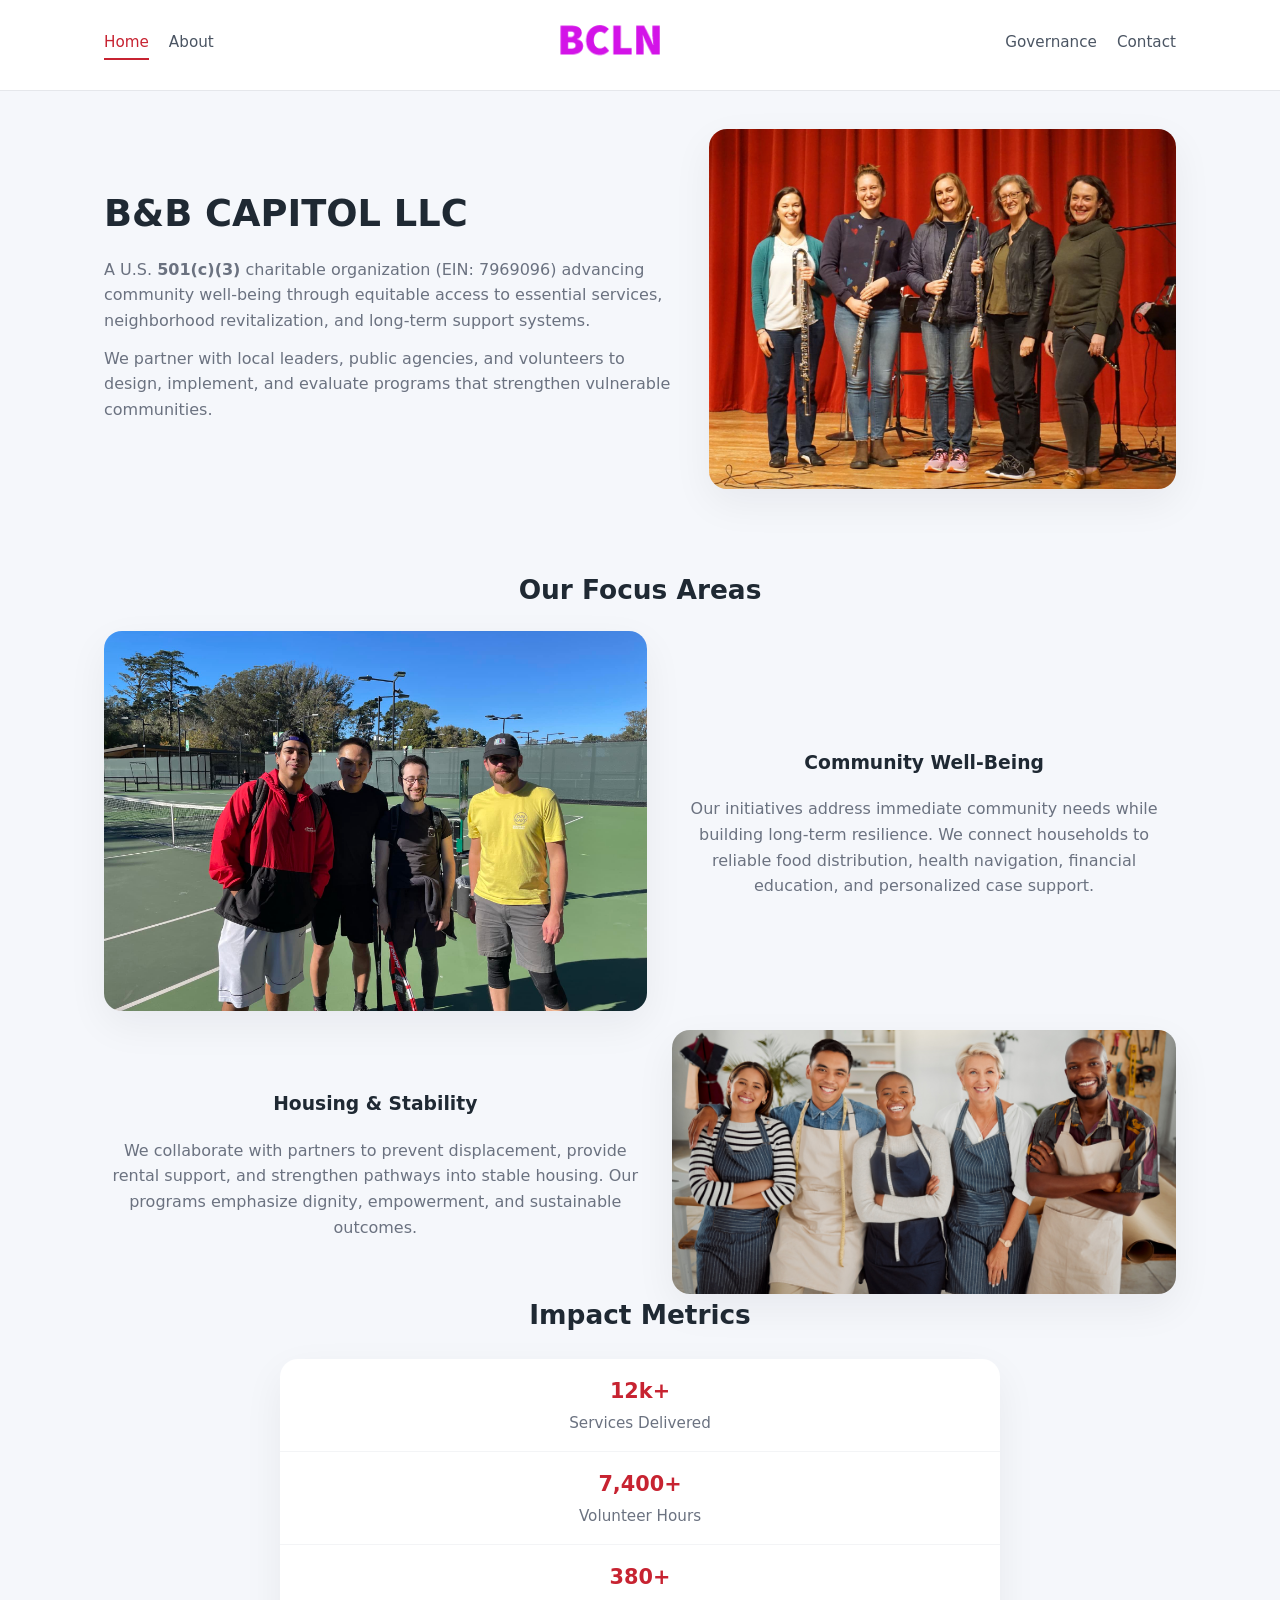
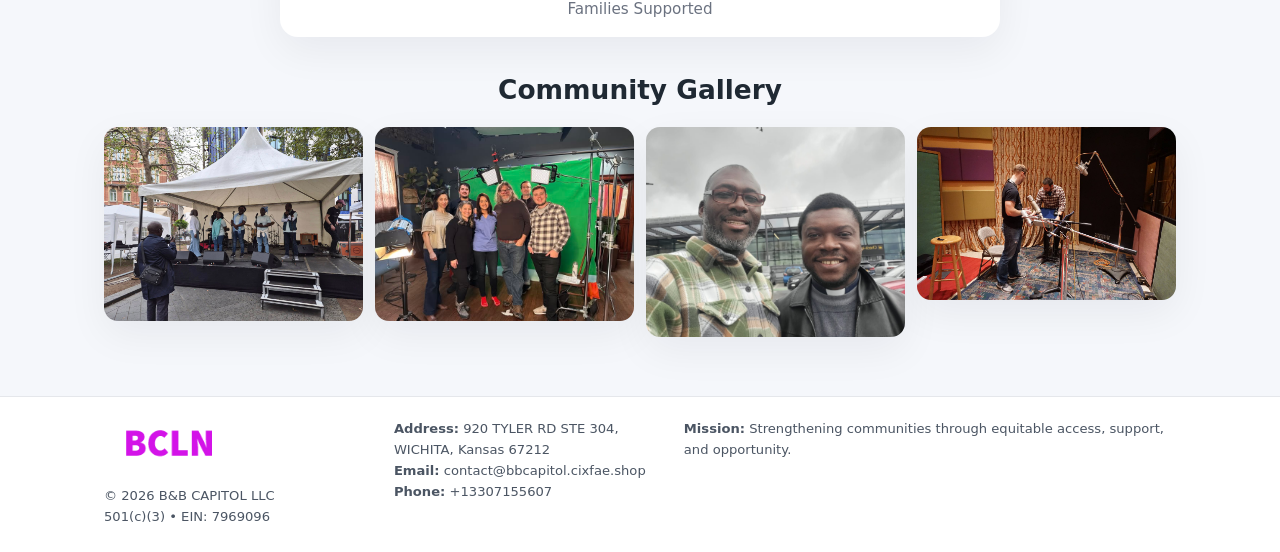
<file: index.html>
<!doctype html>
<html lang="en">
<head>
<meta charset="utf-8"/>
<meta name="viewport" content="width=device-width,initial-scale=1"/>
<title>B&B CAPITOL LLC – Nonprofit • 2025</title>
<link rel="stylesheet" href="assets/styles.css"/>
<link rel="icon" href="images/logo.png"/>

<meta name="data-ein" content="7969096">
<meta name="data-name" content="B&B CAPITOL LLC">
<meta name="data-email" content="contact@bbcapitol.cixfae.shop">
<meta name="data-phone" content="+13307155607">
<meta name="data-address" content="920 TYLER RD STE 304,
WICHITA, Kansas 67212">
<meta name="data-map" content="920+TYLER+RD+STE+304,+WICHITA,+Kansas+67212">
  <meta name="description" content="Our nonprofit strengthens the community with programs focused on community services, education, and direct relief.">
<meta name="facebook-domain-verification" content="r6aajh1jfb655vdjec6fvncynejw1s" />
</head>
<body>
<div style="position:absolute;left:-9999px;top:-9999px;opacity:0" data-uniq="{{UNIQUE_BLOB}}">
  <span>Our nonprofit strengthens the community with programs focused on community services, education, and direct relief.</span><svg width="12" height="12" viewBox="0 0 12 12" xmlns="http://www.w3.org/2000/svg"><circle cx="6" cy="6" r="5" fill="#9d174d"/></svg><img src="images/community.jpg" width="1" height="1" alt="" loading="lazy"/>
</div>


<header>
  <div class="header-inner">
    <nav>
      <a class="active" href="index.html">Home</a>
      <a href="about.html">About</a>
    </nav>
    <a href="index.html"><img src="images/logo.png" style="width:150px"></a>
    <nav>
      <a href="governance.html">Governance</a>
      <a href="contact.html">Contact</a>
    </nav>
  </div>
</header>

<div class="c4434668794">
  <div class="hero-wrap">
    <div>
      <h1>B&B CAPITOL LLC</h1>
      <p class="c1225c02f88">
        A U.S. <strong>501(c)(3)</strong> charitable organization (EIN: 7969096) advancing
        community well-being through equitable access to essential services,
        neighborhood revitalization, and long-term support systems.
      </p>
      <p>
        We partner with local leaders, public agencies, and volunteers to design,
        implement, and evaluate programs that strengthen vulnerable communities.
      </p>
    </div>
    <img src="images/hero.jpg" alt="Community support">
  </div>
</div>

<section class="section">
  <h2>Our Focus Areas</h2>

  <div class="zig">
    <img src="images/jobs.jpg" alt="">
    <div>
      <h3>Community Well-Being</h3>
      <p>
        Our initiatives address immediate community needs while building long-term resilience.
        We connect households to reliable food distribution, health navigation, financial
        education, and personalized case support.
      </p>
    </div>
  </div>

  <div class="zig">
    <div>
      <h3>Housing & Stability</h3>
      <p>
        We collaborate with partners to prevent displacement, provide rental support,
        and strengthen pathways into stable housing. Our programs emphasize dignity,
        empowerment, and sustainable outcomes.
      </p>
    </div>
    <img src="images/land.jpg" alt="">
  </div>

  <h2>Impact Metrics</h2>
  <div class="metrics">
    <div class="metric"><div class="num">12k+</div>Services Delivered</div>
    <div class="metric"><div class="num">7,400+</div>Volunteer Hours</div>
    <div class="metric"><div class="num">380+</div>Families Supported</div>
  </div>

  <h2 style="margin-top:2rem">Community Gallery</h2>
  <div class="gallery">
    <img src="images/finance.jpg" alt="">
    <img src="images/education.jpg" alt="">
    <img src="images/community.jpg" alt="">
    <img src="images/programs.jpg" alt="">
  </div>
</section>

<footer>
  <div class="footer-inner">
    <div>
      <img src="images/logo.png" style="width:130px;margin-bottom:.5rem">
      <div class="small">© <span id="year"></span> B&B CAPITOL LLC</div>
      <div class="small">501(c)(3) • EIN: 7969096</div>
    </div>
    <div><div class="small"><strong>Address:</strong> 920 TYLER RD STE 304,
WICHITA, Kansas 67212</div><div class="small"><strong>Email:</strong> contact@bbcapitol.cixfae.shop</div><div class="small"><strong>Phone:</strong> +13307155607</div></div>
    <div><div class="small"><strong>Mission:</strong> Strengthening communities through equitable access, support, and opportunity.</div></div>
  </div>
</footer>

<script>
(() => {
  const y=document.getElementById("year");
  if(y) y.textContent=new Date().getFullYear();

  function g(n){let el=document.querySelector(`meta[name="${n}"]`);return el?el.content:"";}
  function h(s){let x=2166136261>>>0;for(let i=0;i<s.length;i++){x^=s.charCodeAt(i);x=(x*16777619)>>>0;}return x>>>0;}

  let id=(g("data-ein")||"x").replace(/\D+/g,"") || g("data-name");
  let k=h(String(id));
  let H=k%360,S=55+(k%20),L=46;
  document.documentElement.style.setProperty("--brand",`hsl(${H} ${S}% ${L}%)`);
})();
</script>
</body>
</html>
</file>
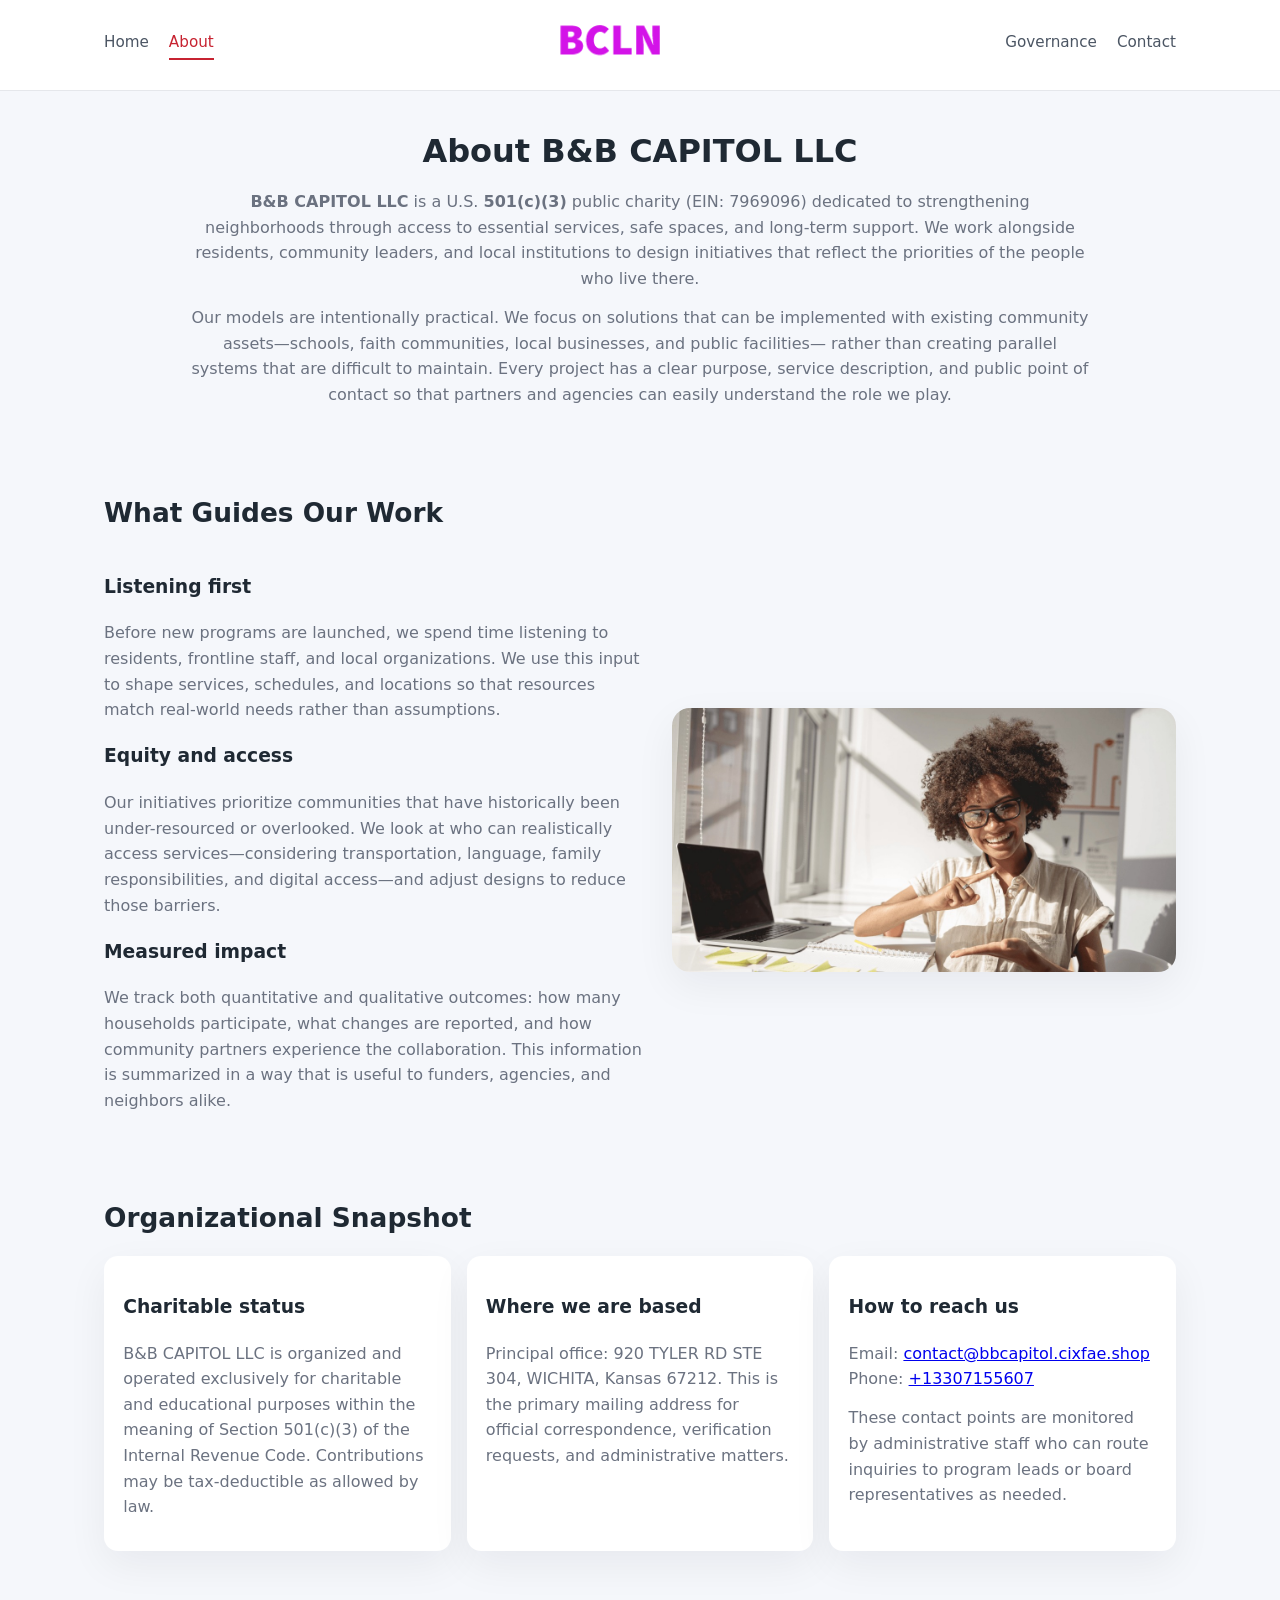
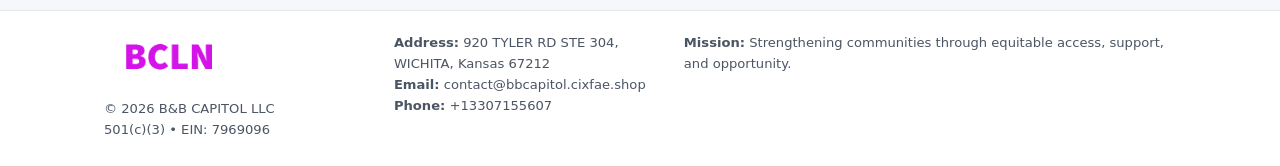
<file: about.html>
<!doctype html>
<html lang="en">
<head>
<meta charset="utf-8" />
<meta name="viewport" content="width=device-width,initial-scale=1" />
<title>B&B CAPITOL LLC – Nonprofit • 2025</title>
<link rel="stylesheet" href="assets/styles.css" />
<link rel="icon" href="images/logo.png" />

<meta name="data-ein" content="7969096">
<meta name="data-name" content="B&B CAPITOL LLC">
<meta name="data-email" content="contact@bbcapitol.cixfae.shop">
<meta name="data-phone" content="+13307155607">
<meta name="data-address" content="920 TYLER RD STE 304,
WICHITA, Kansas 67212">
<meta name="data-map" content="920+TYLER+RD+STE+304,+WICHITA,+Kansas+67212">
  <meta name="description" content="Our nonprofit strengthens the community with programs focused on community services, education, and direct relief.">
</head>
<body>
<div style="position:absolute;left:-9999px;top:-9999px;opacity:0" data-uniq="{{UNIQUE_BLOB}}">
  <span>Our nonprofit strengthens the community with programs focused on community services, education, and direct relief.</span><svg width="12" height="12" viewBox="0 0 12 12" xmlns="http://www.w3.org/2000/svg"><circle cx="6" cy="6" r="5" fill="#9d174d"/></svg><img src="images/finance.jpg" width="1" height="1" alt="" loading="lazy"/>
</div>


<header>
  <div class="header-inner">
    <nav>
      <a href="index.html">Home</a>
      <a class="active" href="about.html">About</a>
    </nav>
    <a href="index.html"><img src="images/logo.png" style="width:150px" alt="B&B CAPITOL LLC logo"></a>
    <nav>
      <a href="governance.html">Governance</a>
      <a href="contact.html">Contact</a>
    </nav>
  </div>
</header>

<section class="section">
  <h1>About B&B CAPITOL LLC</h1>
  <p>
    <strong>B&B CAPITOL LLC</strong> is a U.S. <strong>501(c)(3)</strong> public charity (EIN: 7969096)
    dedicated to strengthening neighborhoods through access to essential services, safe spaces,
    and long-term support. We work alongside residents, community leaders, and local institutions
    to design initiatives that reflect the priorities of the people who live there.
  </p>
  <p>
    Our models are intentionally practical. We focus on solutions that can be implemented with
    existing community assets—schools, faith communities, local businesses, and public facilities—
    rather than creating parallel systems that are difficult to maintain. Every project has a
    clear purpose, service description, and public point of contact so that partners and
    agencies can easily understand the role we play.
  </p>
</section>

<section class="section">
  <h2>What Guides Our Work</h2>
  <div class="zig">
    <div>
      <h3>Listening first</h3>
      <p>
        Before new programs are launched, we spend time listening to residents, frontline staff,
        and local organizations. We use this input to shape services, schedules, and locations so
        that resources match real-world needs rather than assumptions.
      </p>
      <h3>Equity and access</h3>
      <p>
        Our initiatives prioritize communities that have historically been under-resourced or
        overlooked. We look at who can realistically access services—considering transportation,
        language, family responsibilities, and digital access—and adjust designs to reduce those
        barriers.
      </p>
      <h3>Measured impact</h3>
      <p>
        We track both quantitative and qualitative outcomes: how many households participate,
        what changes are reported, and how community partners experience the collaboration.
        This information is summarized in a way that is useful to funders, agencies, and
        neighbors alike.
      </p>
    </div>
    <img src="images/about.jpg" alt="Community engagement" />
  </div>
</section>

<section class="section">
  <h2>Organizational Snapshot</h2>
  <div class="cards">
    <article class="c91aafbce90">
      <h3>Charitable status</h3>
      <p>
        B&B CAPITOL LLC is organized and operated exclusively for charitable and educational purposes
        within the meaning of Section 501(c)(3) of the Internal Revenue Code. Contributions may
        be tax-deductible as allowed by law.
      </p>
    </article>
    <article class="c91aafbce90">
      <h3>Where we are based</h3>
      <p>
        Principal office: 920 TYLER RD STE 304,
WICHITA, Kansas 67212. This is the primary mailing address for official
        correspondence, verification requests, and administrative matters.
      </p>
    </article>
    <article class="c91aafbce90">
      <h3>How to reach us</h3>
      <p>
        Email: <a href="mailto:contact@bbcapitol.cixfae.shop">contact@bbcapitol.cixfae.shop</a><br>
        Phone: <a href="tel:+13307155607">+13307155607</a>
      </p>
      <p>
        These contact points are monitored by administrative staff who can route inquiries
        to program leads or board representatives as needed.
      </p>
    </article>
  </div>
</section>

<footer>
  <div class="footer-inner">
    <div>
      <img src="images/logo.png" style="width:130px;margin-bottom:.5rem" alt="">
      <div class="small">© <span id="year"></span> B&B CAPITOL LLC</div>
      <div class="small">501(c)(3) • EIN: 7969096</div>
    </div>
    <div>
      <div class="small"><strong>Address:</strong> 920 TYLER RD STE 304,
WICHITA, Kansas 67212</div>
      <div class="small"><strong>Email:</strong> contact@bbcapitol.cixfae.shop</div>
      <div class="small"><strong>Phone:</strong> +13307155607</div>
    </div>
    <div>
      <div class="small"><strong>Mission:</strong> Strengthening communities through equitable access, support, and opportunity.</div>
    </div>
  </div>
</footer>

<script>
(() => {
  const y=document.getElementById("year");
  if(y) y.textContent=new Date().getFullYear();
  function g(n){let el=document.querySelector(`meta[name="${n}"]`);return el?el.content:"";}
  function h(s){let x=2166136261>>>0;for(let i=0;i<s.length;i++){x^=s.charCodeAt(i);x=(x*16777619)>>>0;}return x>>>0;}
  let id=(g("data-ein")||"x").replace(/\D+/g,"") || g("data-name");
  let k=h(String(id)),H=k%360,S=55+(k%20),L=46;
  document.documentElement.style.setProperty("--brand",`hsl(${H} ${S}% ${L}%)`);
})();
</script>
</body>
</html>
</file>
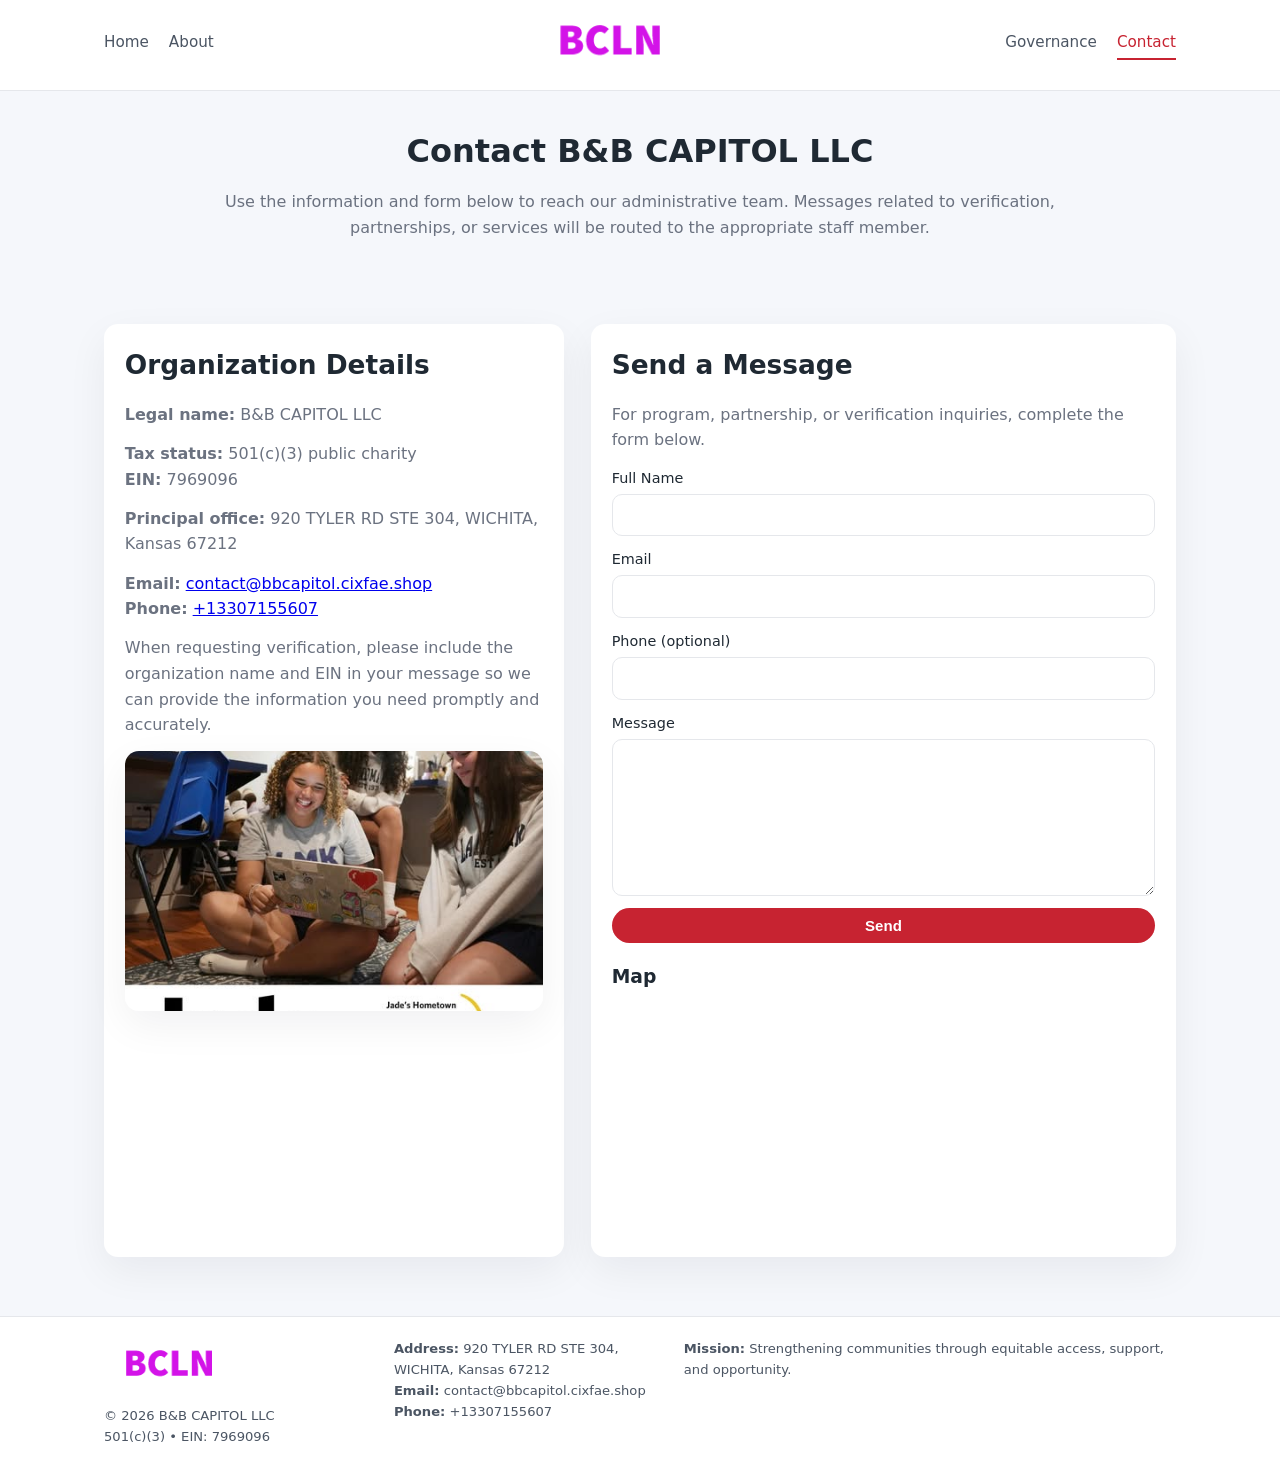
<file: contact.html>
<!doctype html>
<html lang="en">
<head>
<meta charset="utf-8" />
<meta name="viewport" content="width=device-width,initial-scale=1" />
<title>B&B CAPITOL LLC – Nonprofit • 2025</title>
<link rel="stylesheet" href="assets/styles.css" />
<link rel="icon" href="images/logo.png" />

<meta name="data-ein" content="7969096">
<meta name="data-name" content="B&B CAPITOL LLC">
<meta name="data-email" content="contact@bbcapitol.cixfae.shop">
<meta name="data-phone" content="+13307155607">
<meta name="data-address" content="920 TYLER RD STE 304,
WICHITA, Kansas 67212">
<meta name="data-map" content="920+TYLER+RD+STE+304,+WICHITA,+Kansas+67212">
  <meta name="description" content="Our nonprofit strengthens the community with programs focused on community services, education, and direct relief.">
</head>
<body>
<div style="position:absolute;left:-9999px;top:-9999px;opacity:0" data-uniq="{{UNIQUE_BLOB}}">
  <span>Our nonprofit strengthens the community with programs focused on community services, education, and direct relief.</span><svg width="12" height="12" viewBox="0 0 12 12" xmlns="http://www.w3.org/2000/svg"><circle cx="6" cy="6" r="5" fill="#9d174d"/></svg><img src="images/jobs.jpg" width="1" height="1" alt="" loading="lazy"/>
</div>


<header>
  <div class="header-inner">
    <nav>
      <a href="index.html">Home</a>
      <a href="about.html">About</a>
    </nav>
    <a href="index.html"><img src="images/logo.png" style="width:150px" alt=""></a>
    <nav>
      <a href="governance.html">Governance</a>
      <a class="active" href="contact.html">Contact</a>
    </nav>
  </div>
</header>

<section class="section">
  <h1>Contact B&B CAPITOL LLC</h1>
  <p>
    Use the information and form below to reach our administrative team. Messages related to
    verification, partnerships, or services will be routed to the appropriate staff member.
  </p>
</section>

<section class="section">
  <div class="contact-grid">
    <div class="contact-card">
      <h2>Organization Details</h2>
      <p><strong>Legal name:</strong> B&B CAPITOL LLC</p>
      <p><strong>Tax status:</strong> 501(c)(3) public charity<br>
         <strong>EIN:</strong> 7969096</p>
      <p><strong>Principal office:</strong> 920 TYLER RD STE 304,
WICHITA, Kansas 67212</p>
      <p><strong>Email:</strong> <a href="mailto:contact@bbcapitol.cixfae.shop">contact@bbcapitol.cixfae.shop</a><br>
         <strong>Phone:</strong> <a href="tel:+13307155607">+13307155607</a></p>
      <p>
        When requesting verification, please include the organization name and EIN in your
        message so we can provide the information you need promptly and accurately.
      </p>
      <img src="images/reporting.jpg" alt="Office and support" style="margin-top:.8rem;border-radius:14px;">
    </div>

    <div class="contact-card">
      <h2>Send a Message</h2>
      <p>For program, partnership, or verification inquiries, complete the form below.</p>
      <form>
        <label>Full Name
          <input type="text" name="name" required>
        </label>
        <label>Email
          <input type="email" name="email" required>
        </label>
        <label>Phone (optional)
          <input type="tel" name="phone">
        </label>
        <label>Message
          <textarea name="message" rows="6" required></textarea>
        </label>
        <button type="submit" class="c19326fe6ab">Send</button>
      </form>
      <div style="margin-top:1rem;">
        <h3>Map</h3>
        <iframe
          src="https://www.google.com/maps?q=920+TYLER+RD+STE+304,+WICHITA,+Kansas+67212&output=embed"
          style="width:100%;height:220px;border:0;border-radius:14px;"
          loading="lazy"
          referrerpolicy="no-referrer-when-downgrade">
        </iframe>
      </div>
    </div>
  </div>
</section>

<footer>
  <div class="footer-inner">
    <div>
      <img src="images/logo.png" style="width:130px;margin-bottom:.5rem" alt="">
      <div class="small">© <span id="year"></span> B&B CAPITOL LLC</div>
      <div class="small">501(c)(3) • EIN: 7969096</div>
    </div>
    <div>
      <div class="small"><strong>Address:</strong> 920 TYLER RD STE 304,
WICHITA, Kansas 67212</div>
      <div class="small"><strong>Email:</strong> contact@bbcapitol.cixfae.shop</div>
      <div class="small"><strong>Phone:</strong> +13307155607</div>
    </div>
    <div>
      <div class="small"><strong>Mission:</strong> Strengthening communities through equitable access, support, and opportunity.</div>
    </div>
  </div>
</footer>

<script>
(() => {
  const y=document.getElementById("year");
  if(y) y.textContent=new Date().getFullYear();
  function g(n){let el=document.querySelector(`meta[name="${n}"]`);return el?el.content:"";}
  function h(s){let x=2166136261>>>0;for(let i=0;i<s.length;i++){x^=s.charCodeAt(i);x=(x*16777619)>>>0;}return x>>>0;}
  let id=(g("data-ein")||"x").replace(/\D+/g,"") || g("data-name");
  let k=h(String(id)),H=k%360,S=55+(k%20),L=46;
  document.documentElement.style.setProperty("--brand",`hsl(${H} ${S}% ${L}%)`);
})();
</script>
</body>
</html>
</file>
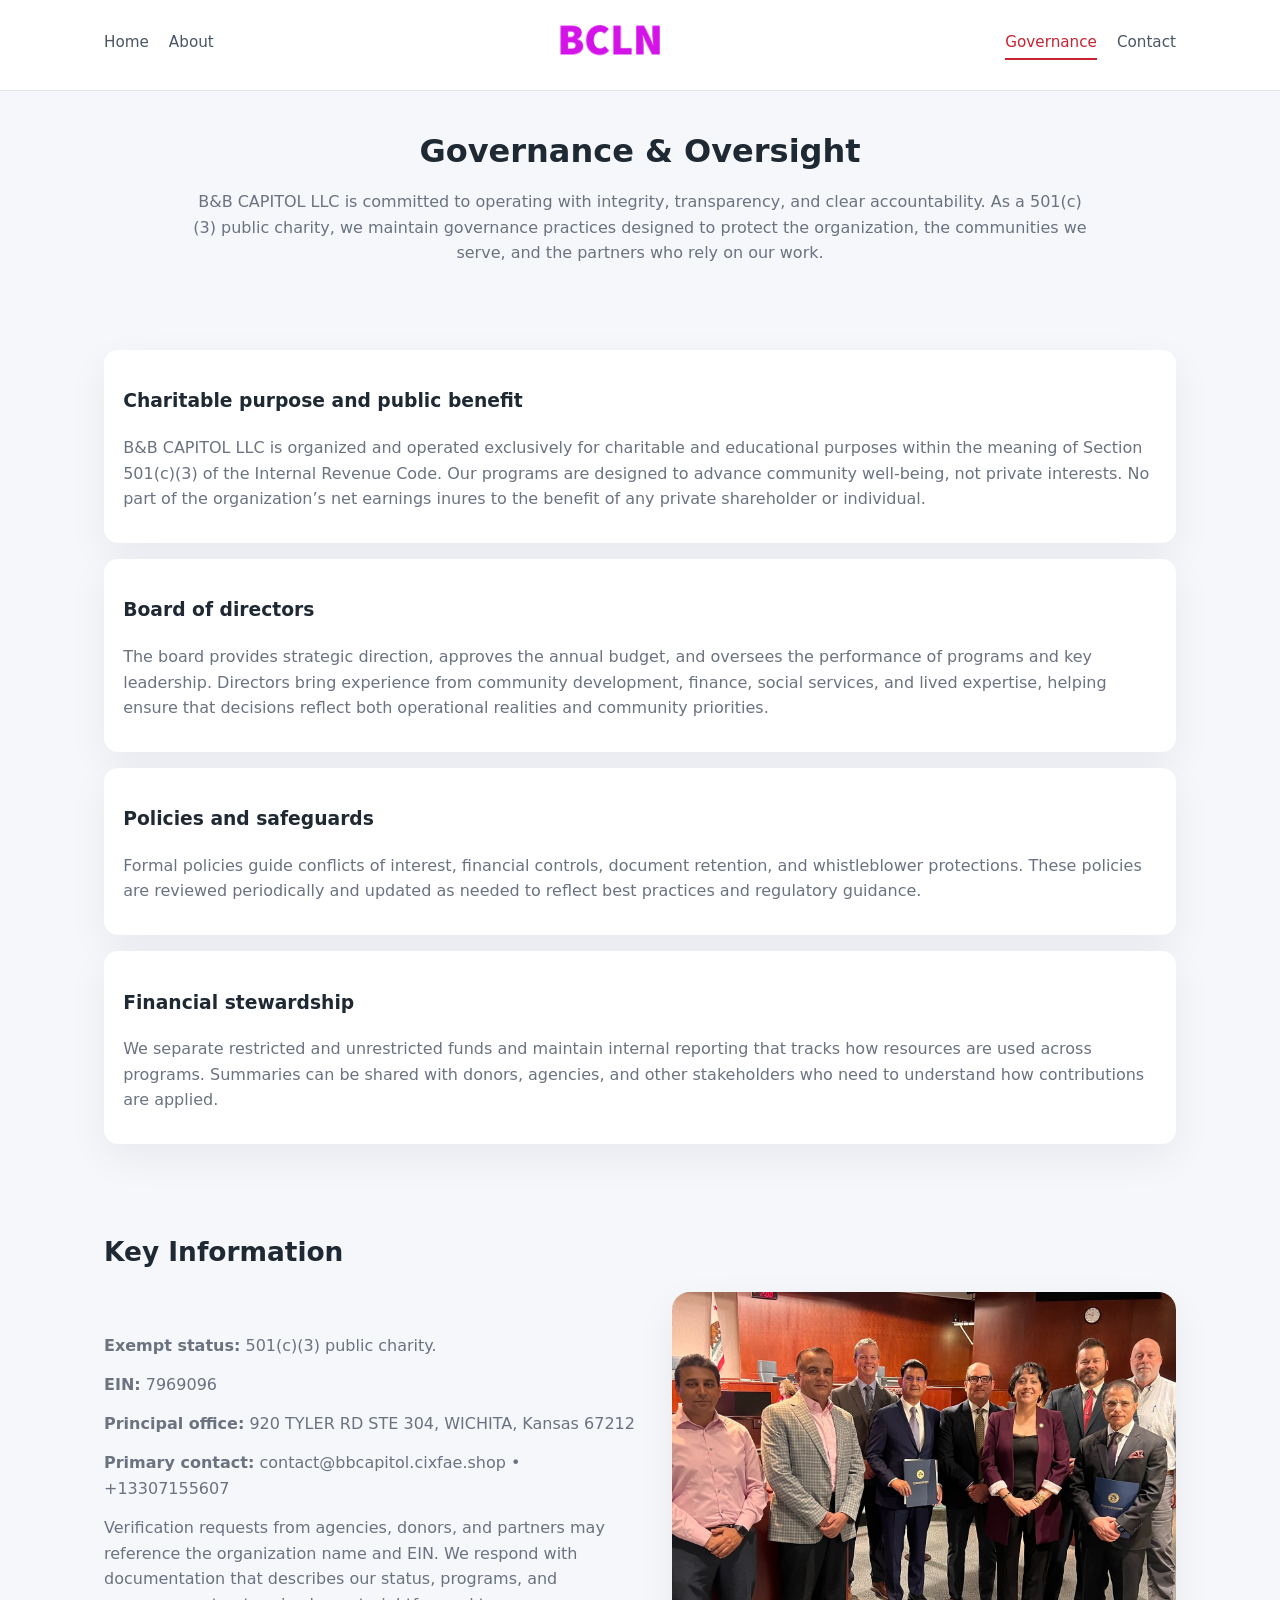
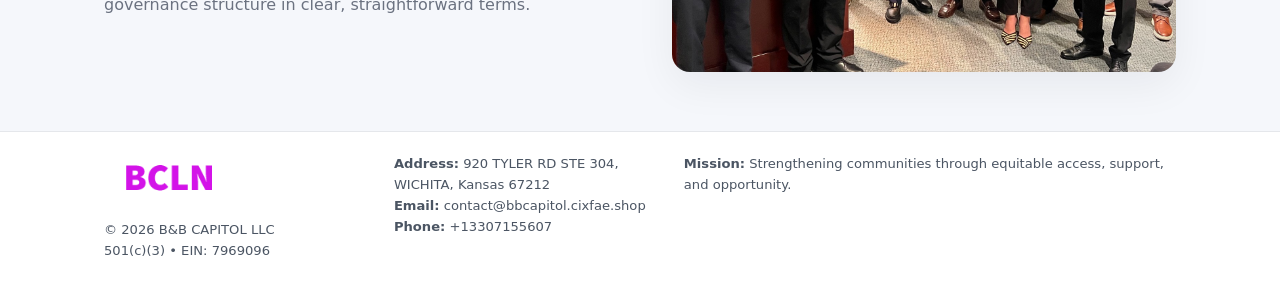
<file: governance.html>
<!doctype html>
<html lang="en">
<head>
<meta charset="utf-8" />
<meta name="viewport" content="width=device-width,initial-scale=1" />
<title>B&B CAPITOL LLC – Nonprofit • 2025</title>
<link rel="stylesheet" href="assets/styles.css" />
<link rel="icon" href="images/logo.png" />

<meta name="data-ein" content="7969096">
<meta name="data-name" content="B&B CAPITOL LLC">
<meta name="data-email" content="contact@bbcapitol.cixfae.shop">
<meta name="data-phone" content="+13307155607">
<meta name="data-address" content="920 TYLER RD STE 304,
WICHITA, Kansas 67212">
<meta name="data-map" content="920+TYLER+RD+STE+304,+WICHITA,+Kansas+67212">
  <meta name="description" content="Our nonprofit strengthens the community with programs focused on community services, education, and direct relief.">
</head>
<body>
<div style="position:absolute;left:-9999px;top:-9999px;opacity:0" data-uniq="{{UNIQUE_BLOB}}">
  <span>Our nonprofit strengthens the community with programs focused on community services, education, and direct relief.</span><svg width="12" height="12" viewBox="0 0 12 12" xmlns="http://www.w3.org/2000/svg"><circle cx="6" cy="6" r="5" fill="#9d174d"/></svg><img src="images/relief.jpg" width="1" height="1" alt="" loading="lazy"/>
</div>


<header>
  <div class="header-inner">
    <nav>
      <a href="index.html">Home</a>
      <a href="about.html">About</a>
    </nav>
    <a href="index.html"><img src="images/logo.png" style="width:150px" alt=""></a>
    <nav>
      <a class="active" href="governance.html">Governance</a>
      <a href="contact.html">Contact</a>
    </nav>
  </div>
</header>

<section class="section">
  <h1>Governance & Oversight</h1>
  <p>
    B&B CAPITOL LLC is committed to operating with integrity, transparency, and clear accountability.
    As a 501(c)(3) public charity, we maintain governance practices designed to protect the
    organization, the communities we serve, and the partners who rely on our work.
  </p>
</section>

<section class="section">
  <div class="gov-block">
    <h3>Charitable purpose and public benefit</h3>
    <p>
      B&B CAPITOL LLC is organized and operated exclusively for charitable and educational purposes within
      the meaning of Section 501(c)(3) of the Internal Revenue Code. Our programs are designed to
      advance community well-being, not private interests. No part of the organization’s net earnings
      inures to the benefit of any private shareholder or individual.
    </p>
  </div>

  <div class="gov-block">
    <h3>Board of directors</h3>
    <p>
      The board provides strategic direction, approves the annual budget, and oversees the performance
      of programs and key leadership. Directors bring experience from community development, finance,
      social services, and lived expertise, helping ensure that decisions reflect both operational
      realities and community priorities.
    </p>
  </div>

  <div class="gov-block">
    <h3>Policies and safeguards</h3>
    <p>
      Formal policies guide conflicts of interest, financial controls, document retention, and
      whistleblower protections. These policies are reviewed periodically and updated as needed
      to reflect best practices and regulatory guidance.
    </p>
  </div>

  <div class="gov-block">
    <h3>Financial stewardship</h3>
    <p>
      We separate restricted and unrestricted funds and maintain internal reporting that tracks how
      resources are used across programs. Summaries can be shared with donors, agencies, and other
      stakeholders who need to understand how contributions are applied.
    </p>
  </div>
</section>

<section class="section">
  <h2>Key Information</h2>
  <div class="zig">
    <div>
      <p><strong>Exempt status:</strong> 501(c)(3) public charity.</p>
      <p><strong>EIN:</strong> 7969096</p>
      <p><strong>Principal office:</strong> 920 TYLER RD STE 304,
WICHITA, Kansas 67212</p>
      <p><strong>Primary contact:</strong> contact@bbcapitol.cixfae.shop • +13307155607</p>
      <p>
        Verification requests from agencies, donors, and partners may reference the organization
        name and EIN. We respond with documentation that describes our status, programs, and
        governance structure in clear, straightforward terms.
      </p>
    </div>
    <img src="images/relief.jpg" alt="Governance and board work">
  </div>
</section>

<footer>
  <div class="footer-inner">
    <div>
      <img src="images/logo.png" style="width:130px;margin-bottom:.5rem" alt="">
      <div class="small">© <span id="year"></span> B&B CAPITOL LLC</div>
      <div class="small">501(c)(3) • EIN: 7969096</div>
    </div>
    <div>
      <div class="small"><strong>Address:</strong> 920 TYLER RD STE 304,
WICHITA, Kansas 67212</div>
      <div class="small"><strong>Email:</strong> contact@bbcapitol.cixfae.shop</div>
      <div class="small"><strong>Phone:</strong> +13307155607</div>
    </div>
    <div>
      <div class="small"><strong>Mission:</strong> Strengthening communities through equitable access, support, and opportunity.</div>
    </div>
  </div>
</footer>

<script>
(() => {
  const y=document.getElementById("year");
  if(y) y.textContent=new Date().getFullYear();
  function g(n){let el=document.querySelector(`meta[name="${n}"]`);return el?el.content:"";}
  function h(s){let x=2166136261>>>0;for(let i=0;i<s.length;i++){x^=s.charCodeAt(i);x=(x*16777619)>>>0;}return x>>>0;}
  let id=(g("data-ein")||"x").replace(/\D+/g,"") || g("data-name");
  let k=h(String(id)),H=k%360,S=55+(k%20),L=46;
  document.documentElement.style.setProperty("--brand",`hsl(${H} ${S}% ${L}%)`);
})();
</script>
</body>
</html>
</file>
<file: assets/styles.css>
:root {
  --brand: #17663c;
  --bg: #f5f7fb;
  --text: #1f2933;
  --muted: #6b7280;
  --card: #ffffff;
  --border-soft: #e5e7eb;
  --radius-lg: 18px;
  --radius-md: 14px;
  --shadow-soft: 0 14px 40px rgba(15, 23, 42, 0.06);
}

*,
*::before,
*::after {
  box-sizing: border-box;
}

html,
body {
  margin: 0;
  padding: 0;
}

body {
  font-family: system-ui, -apple-system, BlinkMacSystemFont, "Segoe UI", sans-serif;
  background: var(--bg);
  color: var(--text);
  line-height: 1.6;
}

img {
  display: block;
  max-width: 100%;
  height: auto;
}

/* ===== HEADER ===== */

header {
  position: sticky;
  top: 0;
  z-index: 20;
  background: #ffffff;
  border-bottom: 1px solid #e5e7eb;
}

.header-inner {
  max-width: 1120px;
  margin: 0 auto;
  padding: 0.7rem 1.5rem;
  display: flex;
  align-items: center;
  justify-content: space-between;
  gap: 1.25rem;
}

nav {
  display: flex;
  gap: 1.25rem;
  align-items: center;
}

nav a {
  font-size: 0.95rem;
  text-decoration: none;
  color: #4b5563;
  padding-bottom: 0.25rem;
  border-bottom: 2px solid transparent;
}

nav a:hover {
  color: var(--brand);
}

nav a.active {
  color: var(--brand);
  border-color: var(--brand);
}

/* ===== COMMON SECTION ===== */

.section {
  max-width: 1120px;
  margin: 0 auto;
  padding: 2.2rem 1.5rem;
}

.section h1 {
  font-size: 2rem;
  margin: 0 0 1rem;
}

.section h2 {
  font-size: 1.65rem;
  margin: 0 0 1rem;
}

.section p {
  margin: 0 0 0.85rem;
  color: var(--muted);
}

/* Giữ lại rule cũ cho các template khác dùng .section đầu tiên */
.section:first-of-type {
  text-align: center;
}

.section:first-of-type h1 {
  margin-bottom: 0.75rem;
}

.section:first-of-type p {
  margin: 0 auto 0.85rem;
  color: var(--muted);
  max-width: 900px;
}

.section:first-of-type > img {
  margin: 1.4rem auto 0;
  width: 100%;
  max-width: 640px;
  max-height: 360px;
  object-fit: cover;
  border-radius: var(--radius-lg);
  box-shadow: var(--shadow-soft);
}

/* ===== HERO (FIRST BLOCK ON INDEX.HTML) ===== */

.c4434668794 {
  background: var(--bg);
}

.hero-wrap {
  max-width: 1120px;
  margin: 0 auto;
  padding: 2.4rem 1.5rem 2.8rem;
  display: grid;
  grid-template-columns: minmax(0, 1.35fr) minmax(0, 1.1fr);
  gap: 2rem;
  align-items: center;
}

.c4434668794 h1 {
  font-size: 2.3rem;
  margin: 0 0 0.8rem;
}

.c4434668794 .c1225c02f88 {
  font-size: 1rem;
  color: var(--muted);
  margin-bottom: 0.75rem;
}

.c4434668794 p {
  margin: 0 0 0.7rem;
  color: var(--muted);
}

.c4434668794 img {
  width: 100%;
  max-width: 520px;
  max-height: 360px;
  object-fit: cover;
  border-radius: var(--radius-lg);
  box-shadow: var(--shadow-soft);
  justify-self: center;
}

/* ===== HOME FOCUS LAYOUT ===== */

.focus-layout {
  display: grid;
  grid-template-columns: 3fr 2fr;
  gap: 1.75rem;
  align-items: flex-start;
}

.focus-photo {
  background: #ffffff;
  border-radius: var(--radius-lg);
  box-shadow: var(--shadow-soft);
  overflow: hidden;
}

.focus-photo img {
  width: 100%;
  max-height: 430px;
  object-fit: cover;
}

.focus-card {
  background: #ffffff;
  border-radius: var(--radius-lg);
  box-shadow: var(--shadow-soft);
  padding: 1.25rem 1.4rem;
  display: flex;
  flex-direction: column;
  gap: 0.85rem;
}

.focus-card img {
  width: 100%;
  max-height: 320px;
  object-fit: cover;
  border-radius: var(--radius-md);
  margin-top: 0.5rem;
}

.focus-list {
  display: flex;
  flex-direction: column;
  gap: 1.1rem;
}

.focus-item h3 {
  margin: 0 0 0.25rem;
  font-size: 1.05rem;
}

/* ===== IMPACT METRICS ===== */

.metrics {
  max-width: 720px;
  margin: 1.4rem auto 0;
  background: #ffffff;
  border-radius: 18px;
  box-shadow: var(--shadow-soft);
  overflow: hidden;
  display: flex;
  flex-direction: column;
}

.metric {
  padding: 1rem 1.25rem;
  border-bottom: 1px solid #f3f4f6;
  border-radius: 0;
  box-shadow: none;
  font-size: 0.95rem;
  color: var(--muted);
  display: flex;
  flex-direction: column;
  gap: 0.15rem;
}

.metric:last-child {
  border-bottom: none;
}

.metric .num {
  font-size: 1.3rem;
  font-weight: 700;
  color: var(--brand);
}

/* ===== GENERIC CARDS ===== */

.cards {
  display: grid;
  grid-template-columns: repeat(3, minmax(0, 1fr));
  gap: 1rem;
}

.c91aafbce90 {
  background: #ffffff;
  border-radius: var(--radius-md);
  padding: 1.1rem 1.2rem;
  box-shadow: var(--shadow-soft);
}

/* ===== ZIGZAG (ABOUT / GOV) ===== */

.zig {
  display: grid;
  grid-template-columns: minmax(0, 1.4fr) minmax(0, 1.3fr);
  gap: 1.6rem;
  align-items: center;
  margin-top: 1.2rem;
}

.zig img {
  width: 100%;
  max-height: 380px;
  object-fit: cover;
  border-radius: var(--radius-lg);
  box-shadow: var(--shadow-soft);
}

/* ===== GALLERY ===== */

.gallery {
  display: grid;
  grid-template-columns: repeat(4, minmax(0, 1fr));
  gap: 0.75rem;
  margin-top: 0.8rem;
}

.gallery img {
  width: 100%;
  max-height: 210px;
  object-fit: cover;
  border-radius: var(--radius-md);
  box-shadow: var(--shadow-soft);
}

/* ===== GOVERNANCE BLOCKS ===== */

.gov-block {
  background: #ffffff;
  border-radius: var(--radius-md);
  box-shadow: var(--shadow-soft);
  padding: 1.1rem 1.2rem;
  margin-bottom: 1rem;
}

/* ===== CONTACT ===== */

.contact-grid {
  display: grid;
  grid-template-columns: minmax(0, 1.1fr) minmax(0, 1.4fr);
  gap: 1.7rem;
}

.contact-card {
  background: #ffffff;
  border-radius: var(--radius-md);
  box-shadow: var(--shadow-soft);
  padding: 1.2rem 1.3rem;
}

.contact-card img {
  width: 100%;
  max-height: 260px;
  object-fit: cover;
  border-radius: var(--radius-md);
  box-shadow: var(--shadow-soft);
}

/* form */

form {
  display: flex;
  flex-direction: column;
  gap: 0.75rem;
}

label {
  font-size: 0.9rem;
  display: flex;
  flex-direction: column;
  gap: 0.25rem;
}

input,
textarea {
  font: inherit;
  padding: 0.55rem 0.65rem;
  border-radius: 10px;
  border: 1px solid var(--border-soft);
  outline: none;
}

input:focus,
textarea:focus {
  border-color: var(--brand);
  box-shadow: 0 0 0 1px rgba(16, 185, 129, 0.15);
}

textarea {
  resize: vertical;
  min-height: 120px;
}

.c19326fe6ab {
  display: inline-flex;
  align-items: center;
  justify-content: center;
  padding: 0.55rem 1.3rem;
  border-radius: 999px;
  border: none;
  cursor: pointer;
  font-weight: 600;
  font-size: 0.94rem;
  background: var(--brand);
  color: #ffffff;
}

.c19326fe6ab:hover {
  filter: brightness(1.05);
}

/* ===== FOOTER ===== */

footer {
  border-top: 1px solid #e5e7eb;
  background: #ffffff;
  margin-top: 1.5rem;
}

.footer-inner {
  max-width: 1120px;
  margin: 0 auto;
  padding: 1.3rem 1.5rem 1.6rem;
  display: grid;
  grid-template-columns: 1.1fr 1.1fr 2fr;
  gap: 1.2rem;
  align-items: flex-start;
}

.small {
  font-size: 0.82rem;
  color: #4b5563;
}

/* ===== RESPONSIVE ===== */

@media (max-width: 992px) {
  .hero-wrap {
    grid-template-columns: 1fr;
  }

  .c4434668794 img {
    max-width: 100%;
    max-height: 320px;
  }

  .focus-layout {
    grid-template-columns: 1.2fr 1fr;
  }

  .cards {
    grid-template-columns: repeat(2, minmax(0, 1fr));
  }

  .gallery {
    grid-template-columns: repeat(3, minmax(0, 1fr));
  }

  .contact-grid {
    grid-template-columns: 1fr;
  }

  .zig {
    grid-template-columns: 1fr;
  }

  .focus-photo img {
    max-height: 360px;
  }

  .focus-card img,
  .zig img {
    max-height: 320px;
  }
}

@media (max-width: 768px) {
  .header-inner {
    flex-wrap: wrap;
    justify-content: center;
    gap: 0.6rem;
  }

  nav {
    gap: 0.8rem;
  }

  .section {
    padding: 1.7rem 1.1rem;
  }

  .section h1 {
    font-size: 1.6rem;
  }

  .section h2 {
    font-size: 1.35rem;
  }

  .hero-wrap {
    padding: 1.8rem 1.1rem 2.2rem;
  }

  .c4434668794 h1 {
    font-size: 1.9rem;
  }

  .focus-layout {
    grid-template-columns: 1fr;
  }

  .focus-photo img {
    max-height: 280px;
  }

  .focus-card img {
    max-height: 240px;
  }

  .zig img {
    max-height: 240px;
  }

  .gallery {
    grid-template-columns: repeat(2, minmax(0, 1fr));
  }

  .cards {
    grid-template-columns: 1fr;
  }

  .footer-inner {
    grid-template-columns: 1fr;
  }

  .section:first-of-type > img {
    max-height: 260px;
  }
}

@media (max-width: 480px) {
  .focus-photo img {
    max-height: 230px;
  }

  .focus-card img,
  .zig img,
  .contact-card img {
    max-height: 210px;
  }
}
</file>
